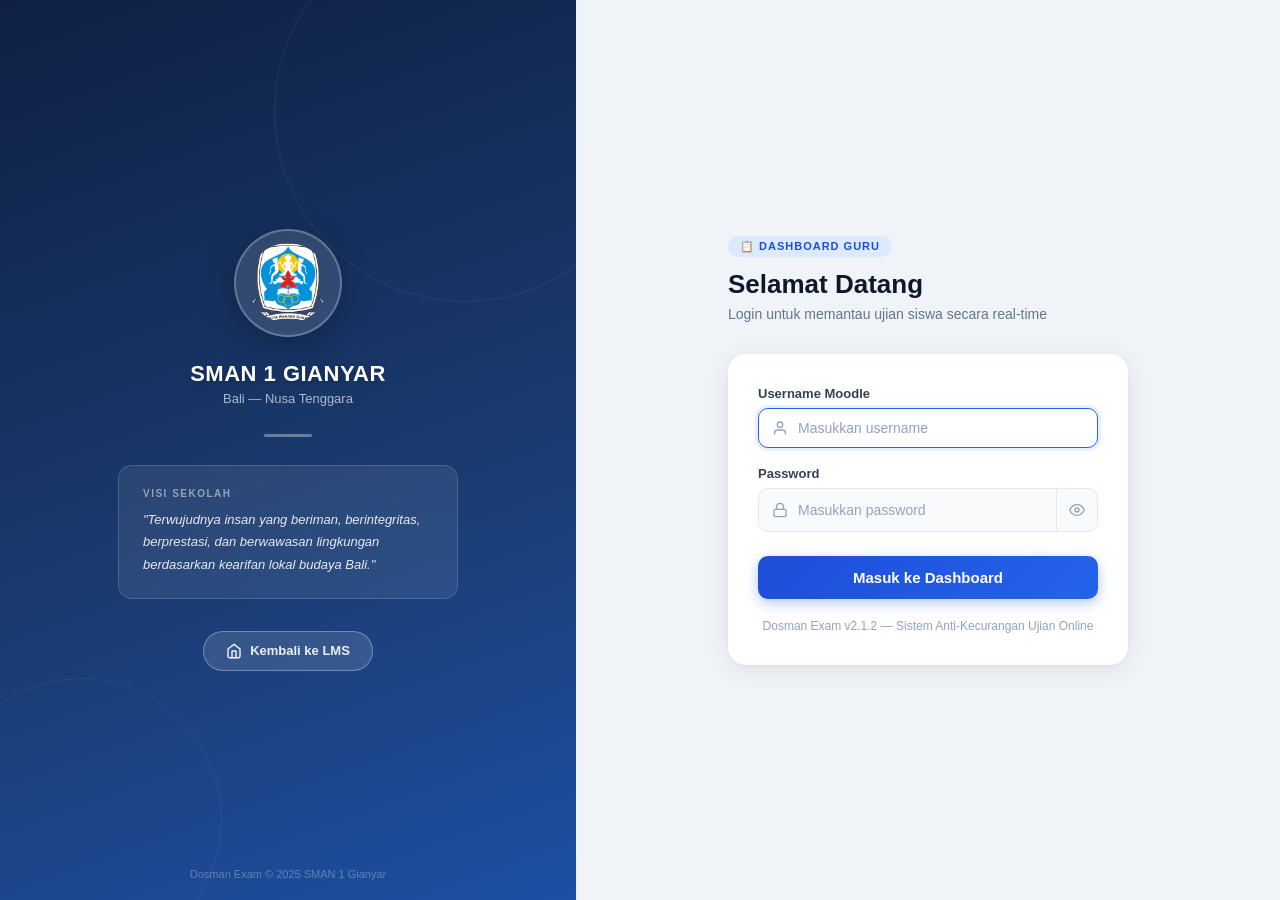
<file: dashboard/login.html>
<!doctype html>
<html lang="id">
<head>
    <meta charset="UTF-8"/>
    <meta name="viewport" content="width=device-width, initial-scale=1.0"/>
    <title>Login — Dosman Exam SMAN 1 Gianyar</title>
    <style>
        *{margin:0;padding:0;box-sizing:border-box}

        body {
            font-family: -apple-system, BlinkMacSystemFont, 'Segoe UI', Roboto, sans-serif;
            min-height: 100vh;
            display: flex;
            background: #f0f4f8;
        }

        /* ── PANEL KIRI ─────────────────────────────────── */
        .left {
            width: 45%;
            min-height: 100vh;
            background: linear-gradient(160deg, #0f2044 0%, #1a3a6e 55%, #1e4fa3 100%);
            display: flex;
            flex-direction: column;
            align-items: center;
            justify-content: center;
            padding: 48px 40px;
            position: relative;
            overflow: hidden;
        }

        /* Lingkaran dekoratif di background */
        .left::before {
            content: '';
            position: absolute;
            width: 380px; height: 380px;
            border-radius: 50%;
            border: 1px solid rgba(255,255,255,0.07);
            top: -80px; right: -80px;
        }
        .left::after {
            content: '';
            position: absolute;
            width: 280px; height: 280px;
            border-radius: 50%;
            border: 1px solid rgba(255,255,255,0.06);
            bottom: -60px; left: -60px;
        }

        .school-logo {
            width: 108px; height: 108px;
            background: rgba(255,255,255,0.12);
            border-radius: 50%;
            display: flex;
            align-items: center;
            justify-content: center;
            margin-bottom: 24px;
            border: 2px solid rgba(255,255,255,0.25);
            box-shadow: 0 8px 32px rgba(0,0,0,0.25);
            flex-shrink: 0;
        }
        /* Coba load logo dari Moodle server; jika gagal tetap kelihatan bagus */
        .school-logo img {
            width: 80px; height: 80px;
            border-radius: 50%;
            object-fit: contain;
        }

        .school-name {
            color: #fff;
            font-size: 22px;
            font-weight: 800;
            letter-spacing: 0.5px;
            text-align: center;
            margin-bottom: 4px;
            text-shadow: 0 2px 8px rgba(0,0,0,0.2);
        }
        .school-sub {
            color: rgba(255,255,255,0.65);
            font-size: 13px;
            text-align: center;
            margin-bottom: 28px;
        }

        .divider {
            width: 48px; height: 3px;
            background: rgba(255,255,255,0.35);
            border-radius: 2px;
            margin: 0 auto 28px;
        }

        .visi-box {
            background: rgba(255,255,255,0.08);
            border: 1px solid rgba(255,255,255,0.15);
            border-radius: 14px;
            padding: 22px 24px;
            margin-bottom: 32px;
            width: 100%;
            max-width: 340px;
            backdrop-filter: blur(4px);
        }
        .visi-label {
            color: rgba(255,255,255,0.5);
            font-size: 10px;
            font-weight: 700;
            letter-spacing: 1.5px;
            text-transform: uppercase;
            margin-bottom: 10px;
        }
        .visi-text {
            color: rgba(255,255,255,0.88);
            font-size: 13px;
            line-height: 1.7;
            font-style: italic;
        }

        .btn-home {
            display: inline-flex;
            align-items: center;
            gap: 8px;
            padding: 11px 22px;
            background: rgba(255,255,255,0.12);
            border: 1.5px solid rgba(255,255,255,0.3);
            border-radius: 50px;
            color: rgba(255,255,255,0.9);
            font-size: 13px;
            font-weight: 600;
            text-decoration: none;
            transition: background 0.2s, border-color 0.2s;
            cursor: pointer;
        }
        .btn-home:hover {
            background: rgba(255,255,255,0.2);
            border-color: rgba(255,255,255,0.5);
            color: #fff;
        }
        .btn-home svg { flex-shrink: 0; }

        .left-footer {
            position: absolute;
            bottom: 20px;
            color: rgba(255,255,255,0.3);
            font-size: 11px;
        }

        /* ── PANEL KANAN ────────────────────────────────── */
        .right {
            flex: 1;
            display: flex;
            align-items: center;
            justify-content: center;
            padding: 40px 24px;
            background: #f0f4f8;
        }

        .form-wrap {
            width: 100%;
            max-width: 400px;
        }

        .form-header {
            margin-bottom: 32px;
        }
        .form-header .badge {
            display: inline-block;
            background: #dbeafe;
            color: #1d4ed8;
            font-size: 11px;
            font-weight: 700;
            letter-spacing: 1px;
            text-transform: uppercase;
            padding: 4px 12px;
            border-radius: 50px;
            margin-bottom: 12px;
        }
        .form-header h1 {
            font-size: 26px;
            font-weight: 800;
            color: #0f172a;
            margin-bottom: 6px;
        }
        .form-header p {
            color: #64748b;
            font-size: 14px;
        }

        .card {
            background: white;
            border-radius: 18px;
            padding: 32px 30px;
            box-shadow: 0 4px 24px rgba(0,0,0,0.08), 0 1px 4px rgba(0,0,0,0.04);
        }

        /* Alert */
        .alert {
            display: none;
            padding: 11px 14px;
            border-radius: 10px;
            font-size: 13px;
            margin-bottom: 20px;
            line-height: 1.5;
        }
        .alert.error  { background:#fef2f2; border:1px solid #fecaca; color:#dc2626; }
        .alert.success{ background:#f0fdf4; border:1px solid #bbf7d0; color:#16a34a; }

        /* Input group */
        .form-group { margin-bottom: 18px; }
        .form-group label {
            display: block;
            font-size: 13px;
            font-weight: 600;
            color: #334155;
            margin-bottom: 7px;
        }
        .input-wrap {
            display: flex;
            align-items: center;
            border: 1.5px solid #e2e8f0;
            border-radius: 10px;
            background: #f8fafc;
            transition: border-color 0.2s, box-shadow 0.2s, background 0.2s;
        }
        .input-wrap:focus-within {
            border-color: #2563eb;
            background: white;
            box-shadow: 0 0 0 3px rgba(37,99,235,0.1);
        }
        .input-wrap .input-icon {
            flex-shrink: 0;
            padding: 0 10px 0 13px;
            color: #94a3b8;
            line-height: 0;
        }
        .input-wrap input {
            flex: 1;
            border: none;
            outline: none;
            background: transparent;
            padding: 11px 8px 11px 0;
            font-size: 14px;
            color: #1e293b;
            min-width: 0;
        }
        .input-wrap input::placeholder { color: #94a3b8; }

        /* Show/hide password toggle */
        .pwd-toggle {
            flex-shrink: 0;
            background: none;
            border: none;
            border-left: 1px solid #e2e8f0;
            padding: 0 12px;
            height: 100%;
            min-height: 42px;
            cursor: pointer;
            color: #94a3b8;
            line-height: 0;
            border-radius: 0 9px 9px 0;
            transition: color 0.15s, background 0.15s;
        }
        .pwd-toggle:hover { color: #475569; background: #f1f5f9; }

        /* Login button */
        .btn-login {
            width: 100%;
            padding: 13px;
            background: linear-gradient(135deg, #1d4ed8, #2563eb);
            color: white;
            border: none;
            border-radius: 10px;
            font-size: 15px;
            font-weight: 700;
            cursor: pointer;
            transition: opacity 0.2s, transform 0.1s, box-shadow 0.2s;
            box-shadow: 0 4px 14px rgba(37,99,235,0.35);
            margin-top: 6px;
        }
        .btn-login:hover:not(:disabled) {
            opacity: 0.93;
            box-shadow: 0 6px 20px rgba(37,99,235,0.4);
        }
        .btn-login:active:not(:disabled) { transform: scale(0.99); }
        .btn-login:disabled { opacity: 0.6; cursor: not-allowed; box-shadow: none; }

        .form-footer {
            text-align: center;
            margin-top: 20px;
            font-size: 12px;
            color: #94a3b8;
        }

        /* Spinner */
        .spinner {
            display: inline-block; width: 14px; height: 14px;
            border: 2px solid rgba(255,255,255,0.35);
            border-top-color: white;
            border-radius: 50%;
            animation: spin 0.7s linear infinite;
            margin-right: 6px; vertical-align: middle;
        }
        @keyframes spin { to { transform: rotate(360deg); } }

        /* ── RESPONSIVE ─────────────────────────────────── */
        @media (max-width: 768px) {
            body { flex-direction: column; }
            .left {
                width: 100%;
                min-height: auto;
                padding: 36px 24px;
            }
            .left::before, .left::after { display: none; }
            .visi-box { max-width: 100%; }
            .left-footer { display: none; }
            .right { padding: 28px 20px; }
        }
    </style>
</head>
<body>

<!-- ══ PANEL KIRI ══════════════════════════════════════════ -->
<div class="left">

    <!-- Logo sekolah -->
    <div class="school-logo">
        <img
            src="assets/logo_sekolah.png"
            alt="Logo SMAN 1 Gianyar"
        />
    </div>

    <div class="school-name">SMAN 1 GIANYAR</div>
    <div class="school-sub">Bali — Nusa Tenggara</div>

    <div class="divider"></div>

    <!-- Visi sekolah -->
    <div class="visi-box">
        <div class="visi-label">Visi Sekolah</div>
        <div class="visi-text">
            "Terwujudnya insan yang beriman, berintegritas, berprestasi, dan berwawasan lingkungan berdasarkan kearifan lokal budaya Bali."
        </div>
    </div>

    <!-- Tombol ke LMS -->
    <a href="https://lms.sman1-gianyar.sch.id" target="_blank" class="btn-home">
        <svg width="16" height="16" viewBox="0 0 24 24" fill="none" stroke="currentColor" stroke-width="2.2" stroke-linecap="round" stroke-linejoin="round">
            <path d="M3 9l9-7 9 7v11a2 2 0 01-2 2H5a2 2 0 01-2-2z"/><polyline points="9 22 9 12 15 12 15 22"/>
        </svg>
        Kembali ke LMS
    </a>

    <div class="left-footer">Dosman Exam &copy; 2025 SMAN 1 Gianyar</div>
</div>

<!-- ══ PANEL KANAN ═════════════════════════════════════════ -->
<div class="right">
    <div class="form-wrap">

        <div class="form-header">
            <div class="badge">&#x1F4CB; Dashboard Guru</div>
            <h1>Selamat Datang</h1>
            <p>Login untuk memantau ujian siswa secara real-time</p>
        </div>

        <div class="card">
            <div class="alert error"   id="alert-error"></div>
            <div class="alert success" id="alert-success"></div>

            <!-- Username -->
            <div class="form-group">
                <label for="username">Username Moodle</label>
                <div class="input-wrap">
                    <span class="input-icon">
                        <svg width="16" height="16" viewBox="0 0 24 24" fill="none" stroke="currentColor" stroke-width="2" stroke-linecap="round" stroke-linejoin="round">
                            <path d="M20 21v-2a4 4 0 00-4-4H8a4 4 0 00-4 4v2"/><circle cx="12" cy="7" r="4"/>
                        </svg>
                    </span>
                    <input type="text" id="username" placeholder="Masukkan username"
                           autocomplete="username" autofocus/>
                </div>
            </div>

            <!-- Password -->
            <div class="form-group">
                <label for="password">Password</label>
                <div class="input-wrap">
                    <span class="input-icon">
                        <svg width="16" height="16" viewBox="0 0 24 24" fill="none" stroke="currentColor" stroke-width="2" stroke-linecap="round" stroke-linejoin="round">
                            <rect x="3" y="11" width="18" height="11" rx="2" ry="2"/><path d="M7 11V7a5 5 0 0110 0v4"/>
                        </svg>
                    </span>
                    <input type="password" id="password" placeholder="Masukkan password"
                           autocomplete="current-password"/>
                    <button type="button" class="pwd-toggle" onclick="togglePwd()" id="pwd-eye" title="Tampilkan">
                        <svg id="eye-icon" width="16" height="16" viewBox="0 0 24 24" fill="none" stroke="currentColor" stroke-width="2" stroke-linecap="round" stroke-linejoin="round">
                            <path d="M1 12s4-8 11-8 11 8 11 8-4 8-11 8-11-8-11-8z"/><circle cx="12" cy="12" r="3"/>
                        </svg>
                    </button>
                </div>
            </div>

            <button class="btn-login" id="btn-login" onclick="doLogin()">
                Masuk ke Dashboard
            </button>

            <div class="form-footer">
                Dosman Exam v2.1.2 &mdash; Sistem Anti-Kecurangan Ujian Online
            </div>
        </div>

    </div>
</div>

<script>
var MOODLE_URL = 'https://lms.sman1-gianyar.sch.id';
var _pwdVisible = false;

if (localStorage.getItem('dosman_token')) {
    window.location.href = 'index.html';
}

function togglePwd() {
    _pwdVisible = !_pwdVisible;
    var inp = document.getElementById('password');
    inp.type = _pwdVisible ? 'text' : 'password';
    document.getElementById('eye-icon').innerHTML = _pwdVisible
        ? '<path d="M17.94 17.94A10.07 10.07 0 0112 20c-7 0-11-8-11-8a18.45 18.45 0 015.06-5.94"/><path d="M9.9 4.24A9.12 9.12 0 0112 4c7 0 11 8 11 8a18.5 18.5 0 01-2.16 3.19"/><line x1="1" y1="1" x2="23" y2="23"/>'
        : '<path d="M1 12s4-8 11-8 11 8 11 8-4 8-11 8-11-8-11-8z"/><circle cx="12" cy="12" r="3"/>';
}

function showError(msg) {
    var el = document.getElementById('alert-error');
    el.innerHTML = '&#x274C;&nbsp;' + msg;
    el.style.display = 'block';
    document.getElementById('alert-success').style.display = 'none';
}
function showSuccess(msg) {
    var el = document.getElementById('alert-success');
    el.innerHTML = '&#x2705;&nbsp;' + msg;
    el.style.display = 'block';
    document.getElementById('alert-error').style.display = 'none';
}
function hideAlerts() {
    document.getElementById('alert-error').style.display   = 'none';
    document.getElementById('alert-success').style.display = 'none';
}
function setLoading(v) {
    var btn = document.getElementById('btn-login');
    btn.disabled = v;
    btn.innerHTML = v
        ? '<span class="spinner"></span> Memproses...'
        : 'Masuk ke Dashboard';
}

function buildUrl(endpoint, params) {
    var query = new URLSearchParams(params);
    if (window.location.hostname === 'lms.sman1-gianyar.sch.id') {
        query.set('_endpoint', endpoint);
        return 'proxy.php?' + query.toString();
    }
    var path = endpoint === 'token' ? '/login/token.php' : '/webservice/rest/server.php';
    return MOODLE_URL + path + '?' + query.toString();
}

async function doLogin() {
    hideAlerts();
    var username = document.getElementById('username').value.trim();
    var password = document.getElementById('password').value;
    if (!username) { showError('Username wajib diisi'); return; }
    if (!password) { showError('Password wajib diisi'); return; }
    setLoading(true);
    try {
        var services   = ['dosman_ujian_mobile', 'moodle_mobile_app'];
        var lastError  = 'Login gagal. Periksa username dan password.';
        var token      = null;
        for (var i = 0; i < services.length; i++) {
            try {
                var res  = await fetch(buildUrl('token', { username: username, password: password, service: services[i] }));
                var data = await res.json();
                if (data.token) { token = data.token; break; }
                if (data.error) lastError = data.error;
            } catch(e) { lastError = e.message; }
        }
        if (!token) { showError(lastError); return; }

        // Cek role — siswa tidak boleh masuk dashboard
        var roleRes  = await fetch('../local/dosman_ujian/check_dashboard_role.php?token=' + encodeURIComponent(token));
        var roleData = await roleRes.json();
        if (!roleData.allowed) {
            showError(roleData.reason || 'Akun ini tidak diizinkan mengakses dashboard.');
            return;
        }

        showSuccess('Login berhasil! Mengalihkan...');
        var infoRes  = await fetch(buildUrl('webservice', { wstoken: token, wsfunction: 'core_webservice_get_site_info', moodlewsrestformat: 'json' }));
        var infoData = await infoRes.json();
        var fullname = (infoData && infoData.fullname) ? infoData.fullname : username;
        var userid   = (infoData && infoData.userid)   ? infoData.userid   : 0;

        localStorage.setItem('dosman_token',      token);
        localStorage.setItem('dosman_moodle_url', MOODLE_URL);
        localStorage.setItem('dosman_username',   fullname);
        localStorage.setItem('dosman_userid',     userid);

        setTimeout(function () { window.location.href = 'index.html'; }, 600);
    } catch(e) {
        showError('Tidak dapat terhubung ke server. Pastikan koneksi internet aktif.');
    } finally {
        setLoading(false);
    }
}

document.addEventListener('keydown', function(e) {
    if (e.key === 'Enter') doLogin();
});
</script>
</body>
</html>
</file>
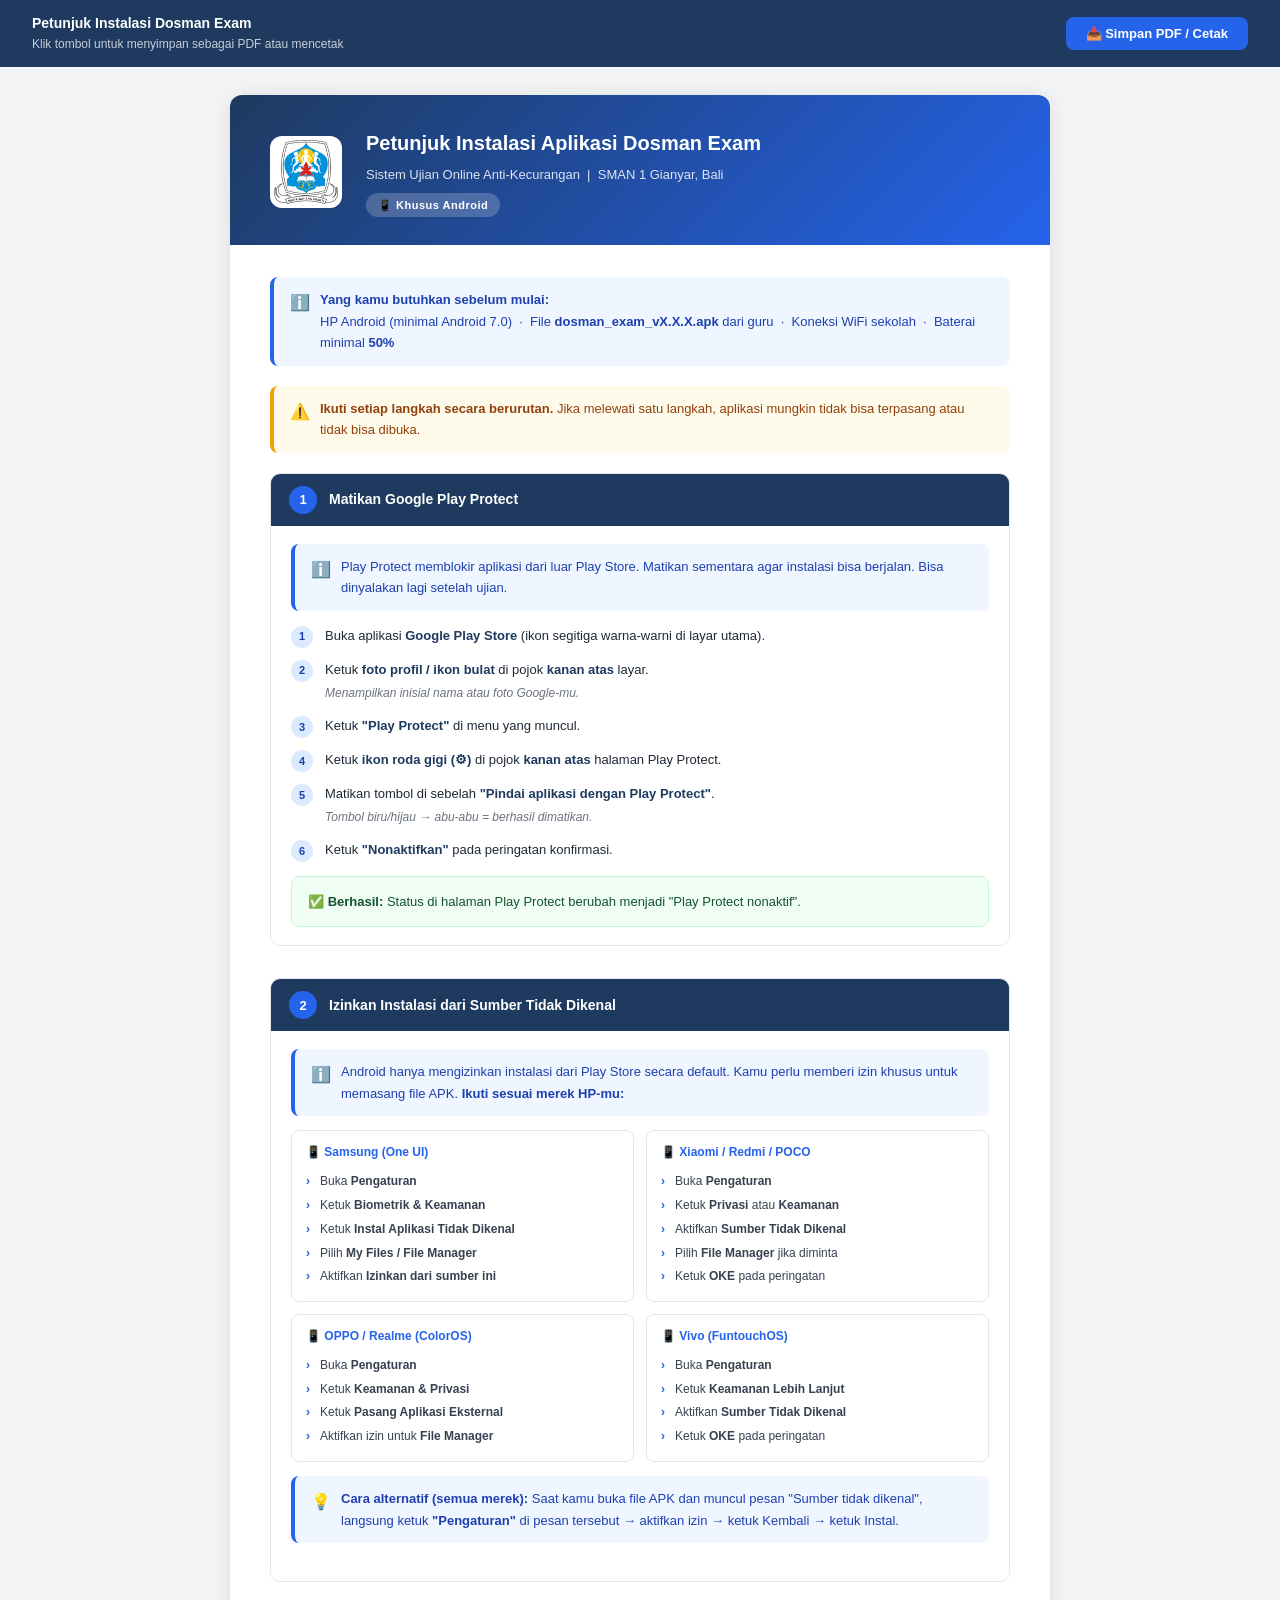
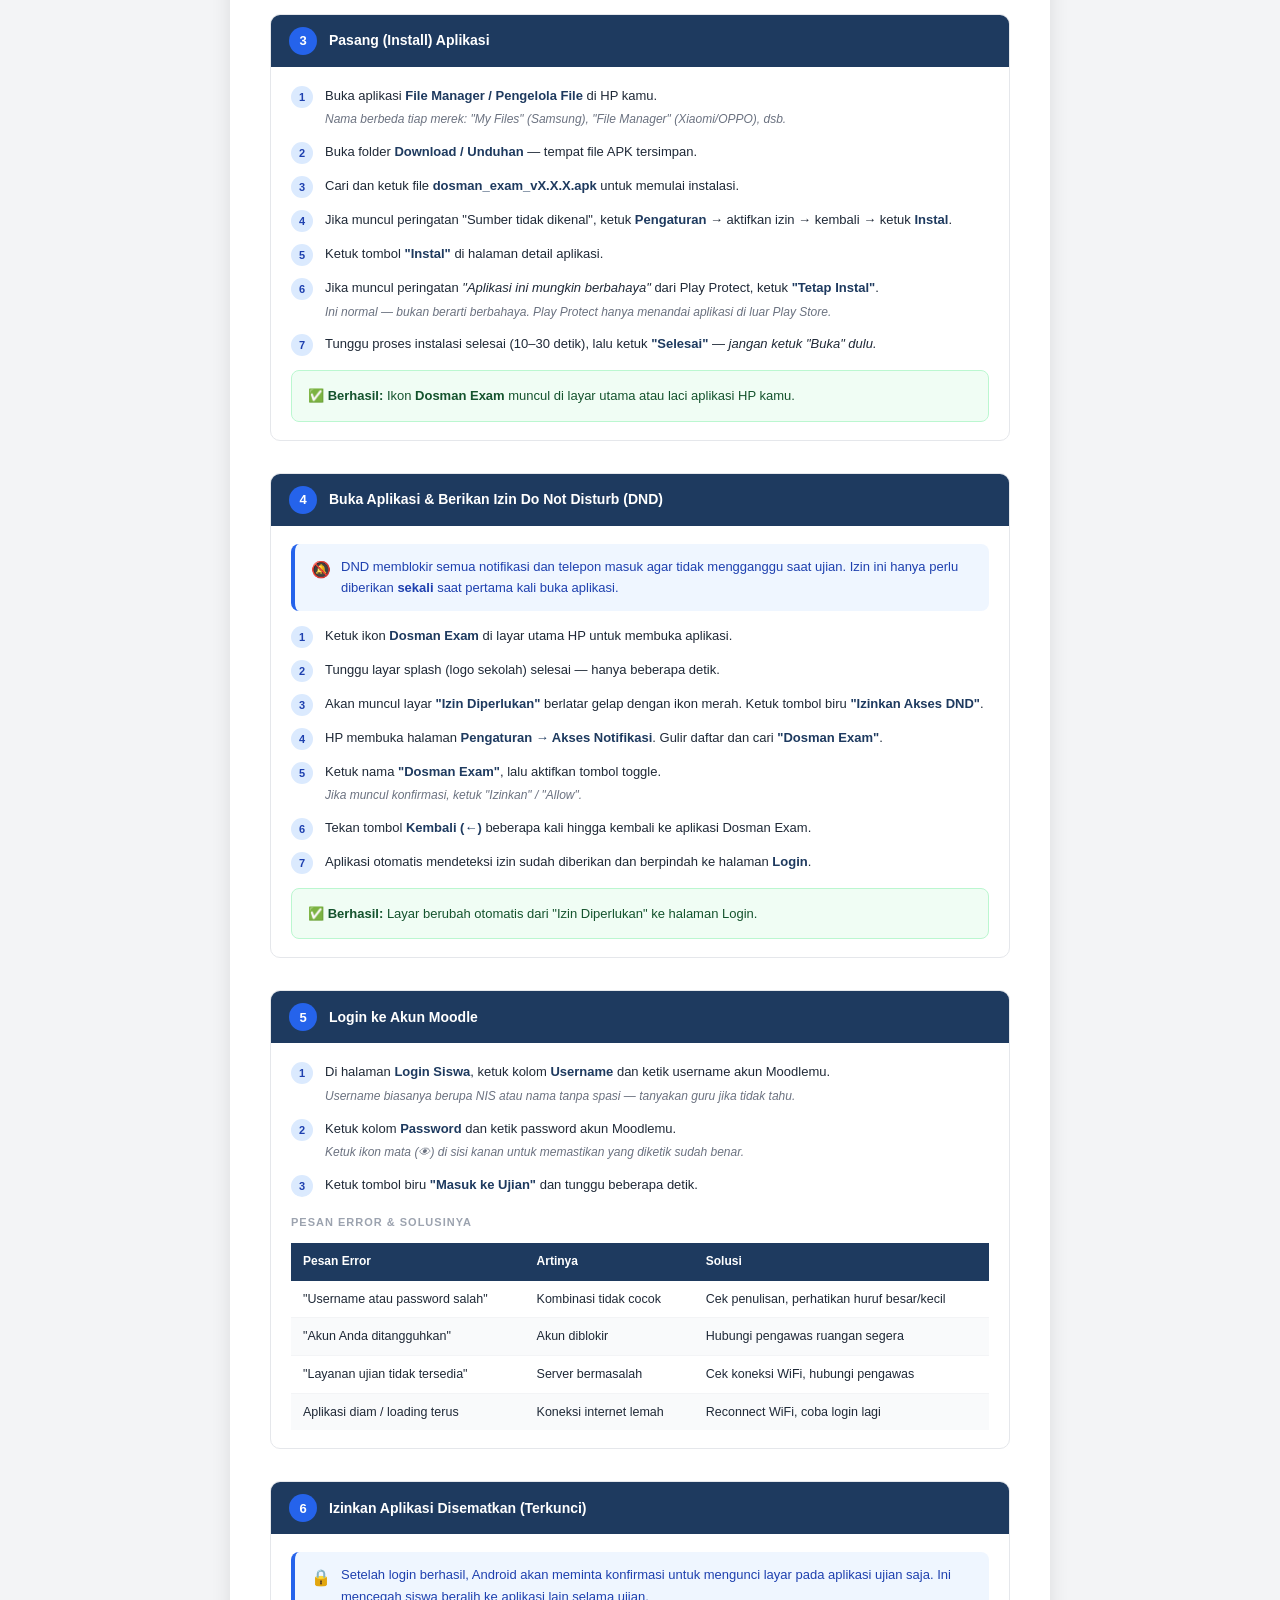
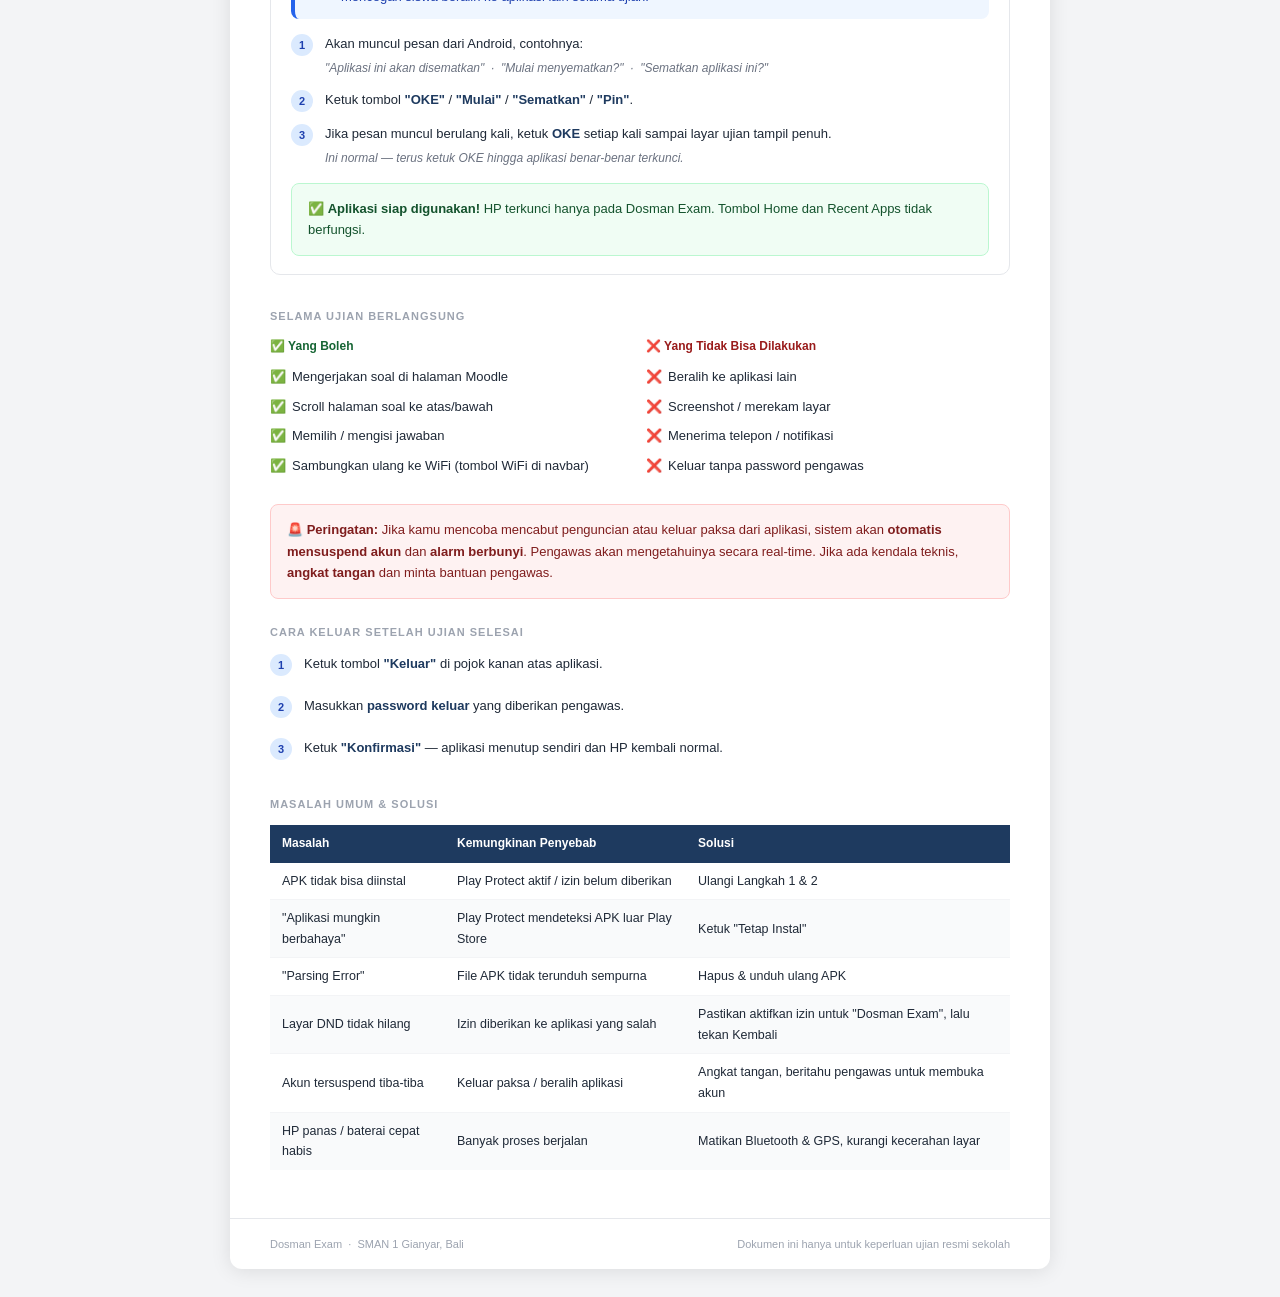
<file: dashboard/petunjuk_instalasi.html>
<!DOCTYPE html>
<html lang="id">
<head>
<meta charset="UTF-8">
<meta name="viewport" content="width=device-width, initial-scale=1">
<title>Petunjuk Instalasi Dosman Exam — SMAN 1 Gianyar</title>
<style>
  /* ── Reset & Base ── */
  *, *::before, *::after { box-sizing: border-box; margin: 0; padding: 0; }

  body {
    font-family: 'Segoe UI', Arial, sans-serif;
    font-size: 13.5px;
    line-height: 1.65;
    color: #1f2937;
    background: #f3f4f6;
  }

  /* ── Print Bar (tersembunyi saat print) ── */
  .print-bar {
    background: #1e3a5f;
    color: #fff;
    padding: 12px 32px;
    display: flex;
    align-items: center;
    justify-content: space-between;
    gap: 12px;
    position: sticky;
    top: 0;
    z-index: 100;
  }
  .print-bar-title { font-size: 14px; font-weight: 700; }
  .print-bar-hint  { font-size: 12px; opacity: .75; }
  .btn-pdf {
    background: #2563eb;
    color: #fff;
    border: none;
    border-radius: 8px;
    padding: 9px 20px;
    font-size: 13px;
    font-weight: 700;
    cursor: pointer;
    display: flex;
    align-items: center;
    gap: 7px;
    white-space: nowrap;
  }
  .btn-pdf:hover { background: #1d4ed8; }

  /* ── Wrapper ── */
  .page {
    max-width: 820px;
    margin: 28px auto;
    background: #fff;
    border-radius: 12px;
    box-shadow: 0 2px 20px rgba(0,0,0,.10);
    overflow: hidden;
  }

  /* ── Header ── */
  .doc-header {
    background: linear-gradient(135deg, #1e3a5f 0%, #2563eb 100%);
    color: #fff;
    padding: 32px 40px 28px;
    display: flex;
    align-items: center;
    gap: 24px;
  }
  .doc-header img {
    width: 72px;
    height: 72px;
    border-radius: 12px;
    background: #fff;
    padding: 4px;
    object-fit: contain;
    flex-shrink: 0;
  }
  .doc-header-text h1 { font-size: 20px; font-weight: 800; margin-bottom: 4px; }
  .doc-header-text p  { font-size: 13px; opacity: .85; }
  .doc-header-badge {
    margin-top: 8px;
    display: inline-block;
    background: rgba(255,255,255,.2);
    border-radius: 20px;
    padding: 3px 12px;
    font-size: 11px;
    font-weight: 600;
    letter-spacing: .5px;
  }

  /* ── Body ── */
  .doc-body { padding: 32px 40px 48px; }

  /* ── Alert Box ── */
  .alert {
    border-radius: 8px;
    padding: 12px 16px;
    margin-bottom: 20px;
    font-size: 13px;
    display: flex;
    gap: 10px;
    align-items: flex-start;
  }
  .alert-blue   { background: #eff6ff; border-left: 4px solid #2563eb; color: #1e40af; }
  .alert-yellow { background: #fffbeb; border-left: 4px solid #f59e0b; color: #92400e; }
  .alert-red    { background: #fef2f2; border-left: 4px solid #ef4444; color: #991b1b; }
  .alert-green  { background: #f0fdf4; border-left: 4px solid #22c55e; color: #166534; }
  .alert-icon   { font-size: 16px; flex-shrink: 0; margin-top: 1px; }

  /* ── Section ── */
  .step {
    margin-bottom: 32px;
    border: 1px solid #e5e7eb;
    border-radius: 10px;
    overflow: hidden;
  }
  .step-header {
    background: #1e3a5f;
    color: #fff;
    padding: 12px 18px;
    display: flex;
    align-items: center;
    gap: 12px;
  }
  .step-number {
    background: #2563eb;
    color: #fff;
    width: 28px;
    height: 28px;
    border-radius: 50%;
    display: flex;
    align-items: center;
    justify-content: center;
    font-size: 13px;
    font-weight: 800;
    flex-shrink: 0;
  }
  .step-title { font-size: 14px; font-weight: 700; }
  .step-body  { padding: 18px 20px; }

  /* ── Sub-steps ── */
  .substep {
    display: flex;
    gap: 12px;
    margin-bottom: 11px;
    align-items: flex-start;
  }
  .substep-num {
    background: #dbeafe;
    color: #1e40af;
    font-size: 11px;
    font-weight: 700;
    width: 22px;
    height: 22px;
    border-radius: 50%;
    display: flex;
    align-items: center;
    justify-content: center;
    flex-shrink: 0;
    margin-top: 1px;
  }
  .substep-text { flex: 1; font-size: 13px; }
  .substep-text .note {
    display: block;
    margin-top: 4px;
    font-size: 12px;
    color: #6b7280;
    font-style: italic;
  }
  .substep-text strong { color: #1e3a5f; }

  /* ── Brand sections ── */
  .brand-grid {
    display: grid;
    grid-template-columns: 1fr 1fr;
    gap: 12px;
    margin-top: 14px;
  }
  .brand-card {
    border: 1px solid #e5e7eb;
    border-radius: 8px;
    padding: 12px 14px;
  }
  .brand-name {
    font-size: 12px;
    font-weight: 700;
    color: #2563eb;
    margin-bottom: 7px;
    display: flex;
    align-items: center;
    gap: 6px;
  }
  .brand-steps { list-style: none; }
  .brand-steps li {
    font-size: 12px;
    color: #374151;
    padding: 2px 0;
    padding-left: 14px;
    position: relative;
  }
  .brand-steps li::before {
    content: '›';
    position: absolute;
    left: 0;
    color: #2563eb;
    font-weight: 700;
  }

  /* ── Error table ── */
  table {
    width: 100%;
    border-collapse: collapse;
    font-size: 12.5px;
    margin-top: 12px;
  }
  th {
    background: #1e3a5f;
    color: #fff;
    padding: 9px 12px;
    text-align: left;
    font-size: 12px;
  }
  td { padding: 8px 12px; border-bottom: 1px solid #f3f4f6; }
  tr:last-child td { border-bottom: none; }
  tr:nth-child(even) td { background: #f9fafb; }

  /* ── Section divider ── */
  .section-label {
    font-size: 11px;
    font-weight: 700;
    color: #9ca3af;
    text-transform: uppercase;
    letter-spacing: 1px;
    margin: 24px 0 12px;
  }

  /* ── Warning box ── */
  .warn-box {
    background: #fef2f2;
    border: 1px solid #fecaca;
    border-radius: 8px;
    padding: 14px 16px;
    margin-top: 14px;
    font-size: 13px;
    color: #7f1d1d;
  }

  /* ── Success box ── */
  .success-box {
    background: #f0fdf4;
    border: 1px solid #bbf7d0;
    border-radius: 8px;
    padding: 14px 16px;
    margin-top: 14px;
    font-size: 13px;
    color: #14532d;
  }

  /* ── Footer ── */
  .doc-footer {
    border-top: 1px solid #e5e7eb;
    padding: 16px 40px;
    display: flex;
    justify-content: space-between;
    align-items: center;
    font-size: 11px;
    color: #9ca3af;
  }

  /* ── Checklist ── */
  .checklist { list-style: none; }
  .checklist li {
    padding: 4px 0;
    padding-left: 22px;
    position: relative;
    font-size: 13px;
  }
  .checklist li.ok::before   { content: '✅'; position: absolute; left: 0; }
  .checklist li.no::before   { content: '❌'; position: absolute; left: 0; }
  .checklist li.need::before { content: '⚠️'; position: absolute; left: 0; }

  /* ── PRINT STYLES ── */
  @media print {
    /* Elemen layar disembunyikan */
    .print-bar { display: none !important; }

    /* Layout halaman */
    body {
      background: #fff;
      font-size: 9.5pt;   /* ISI — baseline body */
      line-height: 1.45;
      color: #111;
    }
    .page {
      max-width: 100%;
      margin: 0;
      border-radius: 0;
      box-shadow: none;
    }

    /* Header dokumen — JUDUL UTAMA */
    .doc-header {
      padding: 14px 18px;
      -webkit-print-color-adjust: exact;
      print-color-adjust: exact;
    }
    .doc-header img { width: 54px; height: 54px; }
    .doc-header-text h1 {
      font-size: 16pt;     /* JUDUL — 1.68× body */
      margin-bottom: 3px;
    }
    .doc-header-text p  { font-size: 8.5pt; }
    .doc-header-badge   { font-size: 7.5pt; padding: 2px 9px; }

    /* Body wrapper */
    .doc-body { padding: 14px 18px 24px; }

    /* Alert/info boxes */
    .alert {
      font-size: 8.5pt;
      padding: 7px 11px;
      margin-bottom: 10px;
      -webkit-print-color-adjust: exact;
      print-color-adjust: exact;
    }
    .alert-icon { font-size: 12pt; }

    /* Step cards — SUB BAB */
    .step { margin-bottom: 14px; page-break-inside: avoid; }
    .step-header {
      padding: 8px 13px;
      -webkit-print-color-adjust: exact;
      print-color-adjust: exact;
    }
    .step-number {
      width: 22px;
      height: 22px;
      font-size: 9pt;
      -webkit-print-color-adjust: exact;
      print-color-adjust: exact;
    }
    .step-title { font-size: 11pt; }   /* SUB BAB — 1.16× body */
    .step-body  { padding: 11px 14px; }

    /* Sub-steps — ISI */
    .substep     { margin-bottom: 7px; gap: 9px; }
    .substep-num {
      width: 18px;
      height: 18px;
      font-size: 8pt;
      -webkit-print-color-adjust: exact;
      print-color-adjust: exact;
    }
    .substep-text      { font-size: 9pt; }
    .substep-text .note { font-size: 8pt; }

    /* Brand grid */
    .brand-grid { grid-template-columns: 1fr 1fr; gap: 8px; margin-top: 10px; }
    .brand-card { padding: 9px 11px; }
    .brand-name { font-size: 8.5pt; margin-bottom: 5px; }
    .brand-steps li { font-size: 8pt; }

    /* Tables */
    table  { font-size: 8pt; margin-top: 8px; }
    th {
      font-size: 8pt;
      padding: 6px 9px;
      -webkit-print-color-adjust: exact;
      print-color-adjust: exact;
    }
    td { font-size: 8pt; padding: 5px 9px; }
    tr:nth-child(even) td {
      -webkit-print-color-adjust: exact;
      print-color-adjust: exact;
    }

    /* Labels & boxes */
    .section-label { font-size: 7.5pt; margin: 14px 0 8px; }
    .warn-box    { font-size: 8.5pt; padding: 10px 12px; margin-top: 10px;
                   -webkit-print-color-adjust: exact; print-color-adjust: exact; }
    .success-box { font-size: 8.5pt; padding: 10px 12px; margin-top: 10px;
                   -webkit-print-color-adjust: exact; print-color-adjust: exact; }

    /* Checklist */
    .checklist li { font-size: 8.5pt; padding: 2px 0 2px 20px; }

    /* Footer */
    .doc-footer { padding: 10px 18px; font-size: 7.5pt; }

    /* Aturan ujian 2-kolom */
    [style*="grid-template-columns:1fr 1fr"] { gap: 8px; }

    /* Links */
    a { color: inherit; text-decoration: none; }
  }

  @page {
    size: A4 portrait;
    margin: 1.2cm 1.4cm;
  }
</style>
</head>
<body>

<!-- Print Bar -->
<div class="print-bar no-print">
  <div>
    <div class="print-bar-title">Petunjuk Instalasi Dosman Exam</div>
    <div class="print-bar-hint">Klik tombol untuk menyimpan sebagai PDF atau mencetak</div>
  </div>
  <button class="btn-pdf" onclick="window.print()">
    &#x1F4E5; Simpan PDF / Cetak
  </button>
</div>

<div class="page">

  <!-- Header -->
  <div class="doc-header">
    <img src="assets/logo_sekolah.png" alt="Logo SMAN 1 Gianyar">
    <div class="doc-header-text">
      <h1>Petunjuk Instalasi Aplikasi Dosman Exam</h1>
      <p>Sistem Ujian Online Anti-Kecurangan &nbsp;|&nbsp; SMAN 1 Gianyar, Bali</p>
      <span class="doc-header-badge">&#x1F4F1; Khusus Android</span>
    </div>
  </div>

  <div class="doc-body">

    <!-- Persiapan -->
    <div class="alert alert-blue">
      <span class="alert-icon">&#x2139;&#xFE0F;</span>
      <div>
        <strong>Yang kamu butuhkan sebelum mulai:</strong><br>
        HP Android (minimal Android 7.0) &nbsp;·&nbsp;
        File <strong>dosman_exam_vX.X.X.apk</strong> dari guru &nbsp;·&nbsp;
        Koneksi WiFi sekolah &nbsp;·&nbsp;
        Baterai minimal <strong>50%</strong>
      </div>
    </div>

    <div class="alert alert-yellow">
      <span class="alert-icon">&#x26A0;&#xFE0F;</span>
      <div><strong>Ikuti setiap langkah secara berurutan.</strong>
      Jika melewati satu langkah, aplikasi mungkin tidak bisa terpasang atau tidak bisa dibuka.</div>
    </div>

    <!-- LANGKAH 1 -->
    <div class="step">
      <div class="step-header">
        <div class="step-number">1</div>
        <div class="step-title">Matikan Google Play Protect</div>
      </div>
      <div class="step-body">
        <div class="alert alert-blue" style="margin-bottom:14px">
          <span class="alert-icon">&#x2139;&#xFE0F;</span>
          <div>Play Protect memblokir aplikasi dari luar Play Store. Matikan sementara agar instalasi bisa berjalan. Bisa dinyalakan lagi setelah ujian.</div>
        </div>

        <div class="substep">
          <div class="substep-num">1</div>
          <div class="substep-text">Buka aplikasi <strong>Google Play Store</strong> (ikon segitiga warna-warni di layar utama).</div>
        </div>
        <div class="substep">
          <div class="substep-num">2</div>
          <div class="substep-text">Ketuk <strong>foto profil / ikon bulat</strong> di pojok <strong>kanan atas</strong> layar.
            <span class="note">Menampilkan inisial nama atau foto Google-mu.</span>
          </div>
        </div>
        <div class="substep">
          <div class="substep-num">3</div>
          <div class="substep-text">Ketuk <strong>"Play Protect"</strong> di menu yang muncul.</div>
        </div>
        <div class="substep">
          <div class="substep-num">4</div>
          <div class="substep-text">Ketuk <strong>ikon roda gigi (⚙)</strong> di pojok <strong>kanan atas</strong> halaman Play Protect.</div>
        </div>
        <div class="substep">
          <div class="substep-num">5</div>
          <div class="substep-text">Matikan tombol di sebelah <strong>"Pindai aplikasi dengan Play Protect"</strong>.
            <span class="note">Tombol biru/hijau → abu-abu = berhasil dimatikan.</span>
          </div>
        </div>
        <div class="substep">
          <div class="substep-num">6</div>
          <div class="substep-text">Ketuk <strong>"Nonaktifkan"</strong> pada peringatan konfirmasi.</div>
        </div>

        <div class="success-box">✅ <strong>Berhasil:</strong> Status di halaman Play Protect berubah menjadi "Play Protect nonaktif".</div>
      </div>
    </div>

    <!-- LANGKAH 2 -->
    <div class="step">
      <div class="step-header">
        <div class="step-number">2</div>
        <div class="step-title">Izinkan Instalasi dari Sumber Tidak Dikenal</div>
      </div>
      <div class="step-body">
        <div class="alert alert-blue" style="margin-bottom:14px">
          <span class="alert-icon">&#x2139;&#xFE0F;</span>
          <div>Android hanya mengizinkan instalasi dari Play Store secara default. Kamu perlu memberi izin khusus untuk memasang file APK. <strong>Ikuti sesuai merek HP-mu:</strong></div>
        </div>

        <div class="brand-grid">
          <div class="brand-card">
            <div class="brand-name">&#x1F4F1; Samsung (One UI)</div>
            <ul class="brand-steps">
              <li>Buka <strong>Pengaturan</strong></li>
              <li>Ketuk <strong>Biometrik &amp; Keamanan</strong></li>
              <li>Ketuk <strong>Instal Aplikasi Tidak Dikenal</strong></li>
              <li>Pilih <strong>My Files / File Manager</strong></li>
              <li>Aktifkan <strong>Izinkan dari sumber ini</strong></li>
            </ul>
          </div>
          <div class="brand-card">
            <div class="brand-name">&#x1F4F1; Xiaomi / Redmi / POCO</div>
            <ul class="brand-steps">
              <li>Buka <strong>Pengaturan</strong></li>
              <li>Ketuk <strong>Privasi</strong> atau <strong>Keamanan</strong></li>
              <li>Aktifkan <strong>Sumber Tidak Dikenal</strong></li>
              <li>Pilih <strong>File Manager</strong> jika diminta</li>
              <li>Ketuk <strong>OKE</strong> pada peringatan</li>
            </ul>
          </div>
          <div class="brand-card">
            <div class="brand-name">&#x1F4F1; OPPO / Realme (ColorOS)</div>
            <ul class="brand-steps">
              <li>Buka <strong>Pengaturan</strong></li>
              <li>Ketuk <strong>Keamanan &amp; Privasi</strong></li>
              <li>Ketuk <strong>Pasang Aplikasi Eksternal</strong></li>
              <li>Aktifkan izin untuk <strong>File Manager</strong></li>
            </ul>
          </div>
          <div class="brand-card">
            <div class="brand-name">&#x1F4F1; Vivo (FuntouchOS)</div>
            <ul class="brand-steps">
              <li>Buka <strong>Pengaturan</strong></li>
              <li>Ketuk <strong>Keamanan Lebih Lanjut</strong></li>
              <li>Aktifkan <strong>Sumber Tidak Dikenal</strong></li>
              <li>Ketuk <strong>OKE</strong> pada peringatan</li>
            </ul>
          </div>
        </div>

        <div class="alert alert-blue" style="margin-top:14px">
          <span class="alert-icon">💡</span>
          <div><strong>Cara alternatif (semua merek):</strong> Saat kamu buka file APK dan muncul pesan "Sumber tidak dikenal", langsung ketuk <strong>"Pengaturan"</strong> di pesan tersebut → aktifkan izin → ketuk Kembali → ketuk Instal.</div>
        </div>
      </div>
    </div>

    <!-- LANGKAH 3 -->
    <div class="step">
      <div class="step-header">
        <div class="step-number">3</div>
        <div class="step-title">Pasang (Install) Aplikasi</div>
      </div>
      <div class="step-body">
        <div class="substep">
          <div class="substep-num">1</div>
          <div class="substep-text">Buka aplikasi <strong>File Manager / Pengelola File</strong> di HP kamu.
            <span class="note">Nama berbeda tiap merek: "My Files" (Samsung), "File Manager" (Xiaomi/OPPO), dsb.</span>
          </div>
        </div>
        <div class="substep">
          <div class="substep-num">2</div>
          <div class="substep-text">Buka folder <strong>Download / Unduhan</strong> — tempat file APK tersimpan.</div>
        </div>
        <div class="substep">
          <div class="substep-num">3</div>
          <div class="substep-text">Cari dan ketuk file <strong>dosman_exam_vX.X.X.apk</strong> untuk memulai instalasi.</div>
        </div>
        <div class="substep">
          <div class="substep-num">4</div>
          <div class="substep-text">Jika muncul peringatan "Sumber tidak dikenal", ketuk <strong>Pengaturan</strong> → aktifkan izin → kembali → ketuk <strong>Instal</strong>.</div>
        </div>
        <div class="substep">
          <div class="substep-num">5</div>
          <div class="substep-text">Ketuk tombol <strong>"Instal"</strong> di halaman detail aplikasi.</div>
        </div>
        <div class="substep">
          <div class="substep-num">6</div>
          <div class="substep-text">Jika muncul peringatan <em>"Aplikasi ini mungkin berbahaya"</em> dari Play Protect, ketuk <strong>"Tetap Instal"</strong>.
            <span class="note">Ini normal — bukan berarti berbahaya. Play Protect hanya menandai aplikasi di luar Play Store.</span>
          </div>
        </div>
        <div class="substep">
          <div class="substep-num">7</div>
          <div class="substep-text">Tunggu proses instalasi selesai (10–30 detik), lalu ketuk <strong>"Selesai"</strong> — <em>jangan ketuk "Buka" dulu.</em></div>
        </div>

        <div class="success-box">✅ <strong>Berhasil:</strong> Ikon <strong>Dosman Exam</strong> muncul di layar utama atau laci aplikasi HP kamu.</div>
      </div>
    </div>

    <!-- LANGKAH 4 -->
    <div class="step">
      <div class="step-header">
        <div class="step-number">4</div>
        <div class="step-title">Buka Aplikasi &amp; Berikan Izin Do Not Disturb (DND)</div>
      </div>
      <div class="step-body">
        <div class="alert alert-blue" style="margin-bottom:14px">
          <span class="alert-icon">&#x1F515;</span>
          <div>DND memblokir semua notifikasi dan telepon masuk agar tidak mengganggu saat ujian. Izin ini hanya perlu diberikan <strong>sekali</strong> saat pertama kali buka aplikasi.</div>
        </div>

        <div class="substep">
          <div class="substep-num">1</div>
          <div class="substep-text">Ketuk ikon <strong>Dosman Exam</strong> di layar utama HP untuk membuka aplikasi.</div>
        </div>
        <div class="substep">
          <div class="substep-num">2</div>
          <div class="substep-text">Tunggu layar splash (logo sekolah) selesai — hanya beberapa detik.</div>
        </div>
        <div class="substep">
          <div class="substep-num">3</div>
          <div class="substep-text">Akan muncul layar <strong>"Izin Diperlukan"</strong> berlatar gelap dengan ikon merah. Ketuk tombol biru <strong>"Izinkan Akses DND"</strong>.</div>
        </div>
        <div class="substep">
          <div class="substep-num">4</div>
          <div class="substep-text">HP membuka halaman <strong>Pengaturan → Akses Notifikasi</strong>. Gulir daftar dan cari <strong>"Dosman Exam"</strong>.</div>
        </div>
        <div class="substep">
          <div class="substep-num">5</div>
          <div class="substep-text">Ketuk nama <strong>"Dosman Exam"</strong>, lalu aktifkan tombol toggle.
            <span class="note">Jika muncul konfirmasi, ketuk "Izinkan" / "Allow".</span>
          </div>
        </div>
        <div class="substep">
          <div class="substep-num">6</div>
          <div class="substep-text">Tekan tombol <strong>Kembali (←)</strong> beberapa kali hingga kembali ke aplikasi Dosman Exam.</div>
        </div>
        <div class="substep">
          <div class="substep-num">7</div>
          <div class="substep-text">Aplikasi otomatis mendeteksi izin sudah diberikan dan berpindah ke halaman <strong>Login</strong>.</div>
        </div>

        <div class="success-box">✅ <strong>Berhasil:</strong> Layar berubah otomatis dari "Izin Diperlukan" ke halaman Login.</div>
      </div>
    </div>

    <!-- LANGKAH 5 -->
    <div class="step">
      <div class="step-header">
        <div class="step-number">5</div>
        <div class="step-title">Login ke Akun Moodle</div>
      </div>
      <div class="step-body">
        <div class="substep">
          <div class="substep-num">1</div>
          <div class="substep-text">Di halaman <strong>Login Siswa</strong>, ketuk kolom <strong>Username</strong> dan ketik username akun Moodlemu.
            <span class="note">Username biasanya berupa NIS atau nama tanpa spasi — tanyakan guru jika tidak tahu.</span>
          </div>
        </div>
        <div class="substep">
          <div class="substep-num">2</div>
          <div class="substep-text">Ketuk kolom <strong>Password</strong> dan ketik password akun Moodlemu.
            <span class="note">Ketuk ikon mata (👁) di sisi kanan untuk memastikan yang diketik sudah benar.</span>
          </div>
        </div>
        <div class="substep">
          <div class="substep-num">3</div>
          <div class="substep-text">Ketuk tombol biru <strong>"Masuk ke Ujian"</strong> dan tunggu beberapa detik.</div>
        </div>

        <div class="section-label" style="margin-top:16px">Pesan Error &amp; Solusinya</div>
        <table>
          <thead><tr><th>Pesan Error</th><th>Artinya</th><th>Solusi</th></tr></thead>
          <tbody>
            <tr><td>"Username atau password salah"</td><td>Kombinasi tidak cocok</td><td>Cek penulisan, perhatikan huruf besar/kecil</td></tr>
            <tr><td>"Akun Anda ditangguhkan"</td><td>Akun diblokir</td><td>Hubungi pengawas ruangan segera</td></tr>
            <tr><td>"Layanan ujian tidak tersedia"</td><td>Server bermasalah</td><td>Cek koneksi WiFi, hubungi pengawas</td></tr>
            <tr><td>Aplikasi diam / loading terus</td><td>Koneksi internet lemah</td><td>Reconnect WiFi, coba login lagi</td></tr>
          </tbody>
        </table>
      </div>
    </div>

    <!-- LANGKAH 6 -->
    <div class="step">
      <div class="step-header">
        <div class="step-number">6</div>
        <div class="step-title">Izinkan Aplikasi Disematkan (Terkunci)</div>
      </div>
      <div class="step-body">
        <div class="alert alert-blue" style="margin-bottom:14px">
          <span class="alert-icon">&#x1F512;</span>
          <div>Setelah login berhasil, Android akan meminta konfirmasi untuk mengunci layar pada aplikasi ujian saja. Ini mencegah siswa beralih ke aplikasi lain selama ujian.</div>
        </div>

        <div class="substep">
          <div class="substep-num">1</div>
          <div class="substep-text">Akan muncul pesan dari Android, contohnya:
            <span class="note">"Aplikasi ini akan disematkan" &nbsp;·&nbsp; "Mulai menyematkan?" &nbsp;·&nbsp; "Sematkan aplikasi ini?"</span>
          </div>
        </div>
        <div class="substep">
          <div class="substep-num">2</div>
          <div class="substep-text">Ketuk tombol <strong>"OKE"</strong> / <strong>"Mulai"</strong> / <strong>"Sematkan"</strong> / <strong>"Pin"</strong>.</div>
        </div>
        <div class="substep">
          <div class="substep-num">3</div>
          <div class="substep-text">Jika pesan muncul berulang kali, ketuk <strong>OKE</strong> setiap kali sampai layar ujian tampil penuh.
            <span class="note">Ini normal — terus ketuk OKE hingga aplikasi benar-benar terkunci.</span>
          </div>
        </div>

        <div class="success-box">✅ <strong>Aplikasi siap digunakan!</strong> HP terkunci hanya pada Dosman Exam. Tombol Home dan Recent Apps tidak berfungsi.</div>
      </div>
    </div>

    <!-- Aturan saat ujian -->
    <div class="section-label">Selama Ujian Berlangsung</div>
    <div style="display:grid;grid-template-columns:1fr 1fr;gap:12px;margin-bottom:24px">
      <div>
        <div style="font-size:12px;font-weight:700;color:#166534;margin-bottom:6px">✅ Yang Boleh</div>
        <ul class="checklist">
          <li class="ok">Mengerjakan soal di halaman Moodle</li>
          <li class="ok">Scroll halaman soal ke atas/bawah</li>
          <li class="ok">Memilih / mengisi jawaban</li>
          <li class="ok">Sambungkan ulang ke WiFi (tombol WiFi di navbar)</li>
        </ul>
      </div>
      <div>
        <div style="font-size:12px;font-weight:700;color:#991b1b;margin-bottom:6px">❌ Yang Tidak Bisa Dilakukan</div>
        <ul class="checklist">
          <li class="no">Beralih ke aplikasi lain</li>
          <li class="no">Screenshot / merekam layar</li>
          <li class="no">Menerima telepon / notifikasi</li>
          <li class="no">Keluar tanpa password pengawas</li>
        </ul>
      </div>
    </div>

    <div class="warn-box">
      🚨 <strong>Peringatan:</strong> Jika kamu mencoba mencabut penguncian atau keluar paksa dari aplikasi,
      sistem akan <strong>otomatis mensuspend akun</strong> dan <strong>alarm berbunyi</strong>. Pengawas akan
      mengetahuinya secara real-time. Jika ada kendala teknis, <strong>angkat tangan</strong> dan minta bantuan pengawas.
    </div>

    <!-- Keluar -->
    <div class="section-label" style="margin-top:24px">Cara Keluar Setelah Ujian Selesai</div>
    <div style="display:flex;flex-direction:column;gap:8px;margin-bottom:24px">
      <div class="substep">
        <div class="substep-num">1</div>
        <div class="substep-text">Ketuk tombol <strong>"Keluar"</strong> di pojok kanan atas aplikasi.</div>
      </div>
      <div class="substep">
        <div class="substep-num">2</div>
        <div class="substep-text">Masukkan <strong>password keluar</strong> yang diberikan pengawas.</div>
      </div>
      <div class="substep">
        <div class="substep-num">3</div>
        <div class="substep-text">Ketuk <strong>"Konfirmasi"</strong> — aplikasi menutup sendiri dan HP kembali normal.</div>
      </div>
    </div>

    <!-- Troubleshooting -->
    <div class="section-label">Masalah Umum &amp; Solusi</div>
    <table style="margin-bottom:0">
      <thead><tr><th>Masalah</th><th>Kemungkinan Penyebab</th><th>Solusi</th></tr></thead>
      <tbody>
        <tr><td>APK tidak bisa diinstal</td><td>Play Protect aktif / izin belum diberikan</td><td>Ulangi Langkah 1 &amp; 2</td></tr>
        <tr><td>"Aplikasi mungkin berbahaya"</td><td>Play Protect mendeteksi APK luar Play Store</td><td>Ketuk "Tetap Instal"</td></tr>
        <tr><td>"Parsing Error"</td><td>File APK tidak terunduh sempurna</td><td>Hapus &amp; unduh ulang APK</td></tr>
        <tr><td>Layar DND tidak hilang</td><td>Izin diberikan ke aplikasi yang salah</td><td>Pastikan aktifkan izin untuk "Dosman Exam", lalu tekan Kembali</td></tr>
        <tr><td>Akun tersuspend tiba-tiba</td><td>Keluar paksa / beralih aplikasi</td><td>Angkat tangan, beritahu pengawas untuk membuka akun</td></tr>
        <tr><td>HP panas / baterai cepat habis</td><td>Banyak proses berjalan</td><td>Matikan Bluetooth &amp; GPS, kurangi kecerahan layar</td></tr>
      </tbody>
    </table>

  </div><!-- /doc-body -->

  <div class="doc-footer">
    <div>Dosman Exam &nbsp;·&nbsp; SMAN 1 Gianyar, Bali</div>
    <div>Dokumen ini hanya untuk keperluan ujian resmi sekolah</div>
  </div>

</div><!-- /page -->

</body>
</html>
</file>
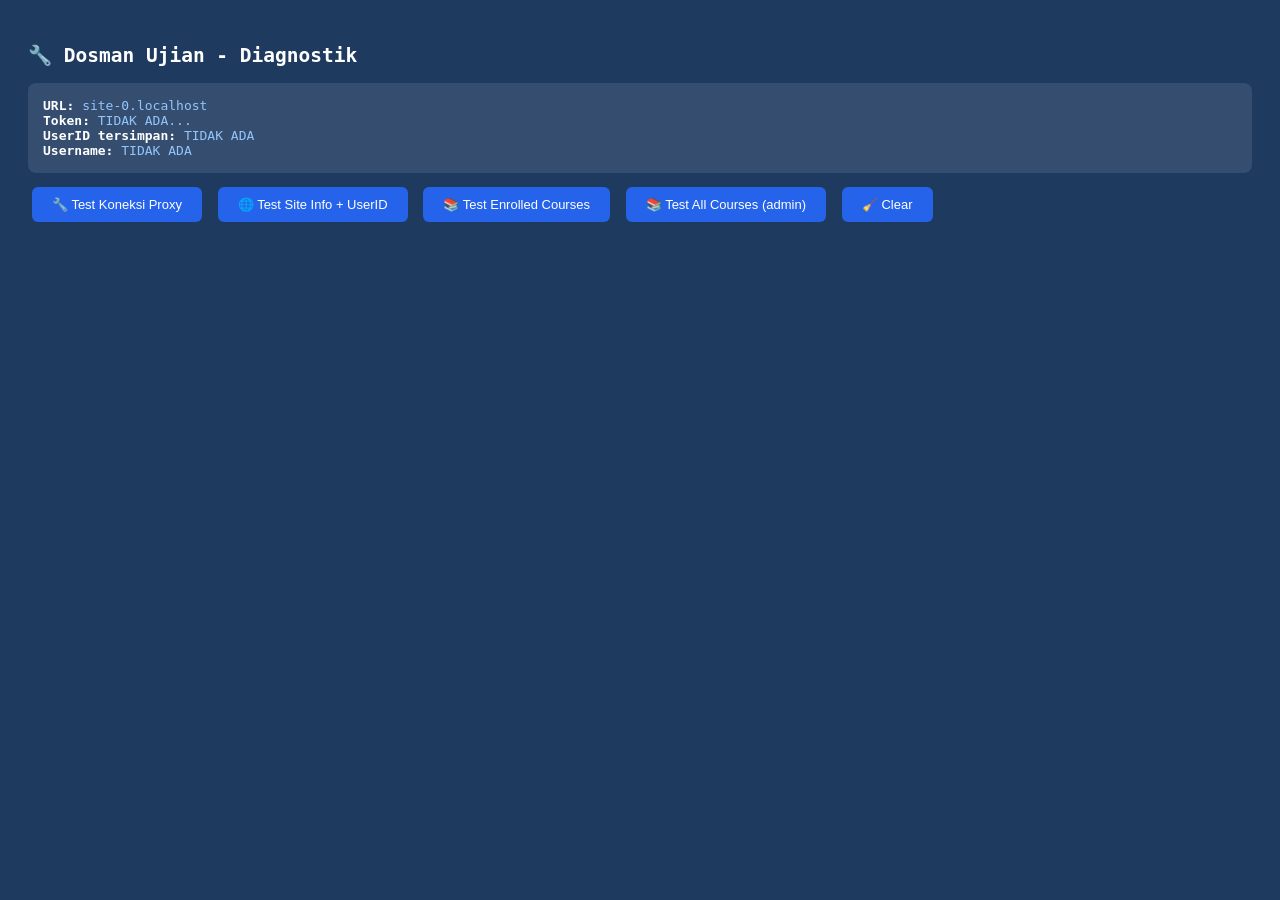
<file: dashboard/test.html>
﻿<!doctype html>
<html>
    <head>
        <meta charset="UTF-8" />
        <title>Dosman - Diagnostik</title>
        <style>
            body {
                font-family: monospace;
                padding: 20px;
                background: #1e3a5f;
                color: #fff;
            }
            .box {
                background: rgba(255, 255, 255, 0.1);
                padding: 15px;
                border-radius: 8px;
                margin: 10px 0;
            }
            .ok {
                color: #4ade80;
            }
            .fail {
                color: #f87171;
            }
            .info {
                color: #93c5fd;
            }
            button {
                padding: 10px 20px;
                background: #2563eb;
                color: white;
                border: none;
                border-radius: 6px;
                cursor: pointer;
                font-size: 13px;
                margin: 4px;
            }
            button:hover {
                background: #1d4ed8;
            }
            pre {
                background: rgba(0, 0, 0, 0.3);
                padding: 10px;
                border-radius: 4px;
                overflow-x: auto;
                font-size: 12px;
                white-space: pre-wrap;
            }
        </style>
    </head>
    <body>
        <h2>&#x1F527; Dosman Ujian - Diagnostik</h2>

        <div class="box">
            <b>URL:</b> <span id="loc" class="info"></span><br />
            <b>Token:</b> <span id="tok" class="info"></span><br />
            <b>UserID tersimpan:</b> <span id="uid" class="info"></span><br />
            <b>Username:</b> <span id="uname" class="info"></span>
        </div>

        <button onclick="testProxy()">&#x1F527; Test Koneksi Proxy</button>
        <button onclick="testSiteInfo()">
            &#x1F310; Test Site Info + UserID
        </button>
        <button onclick="testEnrolCourses()">
            &#x1F4DA; Test Enrolled Courses
        </button>
        <button onclick="testAllCourses()">
            &#x1F4DA; Test All Courses (admin)
        </button>
        <button onclick="clearLog()">&#x1F9F9; Clear</button>

        <div id="log"></div>

        <script>
            document.getElementById("loc").textContent =
                window.location.hostname;
            document.getElementById("tok").textContent =
                (localStorage.getItem("dosman_token") || "TIDAK ADA").substring(
                    0,
                    20,
                ) + "...";
            document.getElementById("uid").textContent =
                localStorage.getItem("dosman_userid") || "TIDAK ADA";
            document.getElementById("uname").textContent =
                localStorage.getItem("dosman_username") || "TIDAK ADA";

            var TOKEN = localStorage.getItem("dosman_token") || "";
            var MOODLE = "https://lms.sman1-gianyar.sch.id";

            function useProxy() {
                return window.location.hostname === "lms.sman1-gianyar.sch.id";
            }

            function buildUrl(endpoint, params) {
                var q = new URLSearchParams(params);
                if (useProxy()) {
                    q.set("_endpoint", endpoint);
                    return "proxy.php?" + q.toString();
                }
                var path =
                    endpoint === "token"
                        ? "/login/token.php"
                        : "/webservice/rest/server.php";
                return MOODLE + path + "?" + q.toString();
            }

            function log(title, content, ok) {
                document.getElementById("log").innerHTML +=
                    '<div class="box"><b class="' +
                    (ok === true ? "ok" : ok === false ? "fail" : "info") +
                    '">' +
                    (ok === true
                        ? "&#x2705;"
                        : ok === false
                          ? "&#x274C;"
                          : "&#x1F4CB;") +
                    " " +
                    title +
                    "</b><pre>" +
                    (typeof content === "string"
                        ? content
                        : JSON.stringify(content, null, 2)) +
                    "</pre></div>";
            }
            function clearLog() {
                document.getElementById("log").innerHTML = "";
            }

            async function testProxy() {
                try {
                    var url = "proxy.php?_endpoint=test";
                    var res = await fetch(url);
                    var data = await res.json();
                    if (data.status === "ok") {
                        log(
                            "Proxy OK — v" + data.proxy_ver,
                            "PHP: " +
                                data.php_version +
                                "\ncURL: " +
                                data.curl +
                                "\nallow_url_fopen: " +
                                data.fopen +
                                "\nMoodle URL: " +
                                data.moodle_url,
                            true,
                        );
                    } else {
                        log("Proxy ERROR", data, false);
                    }
                } catch (e) {
                    log(
                        "Proxy GAGAL — file proxy.php tidak ditemukan?",
                        e.message,
                        false,
                    );
                }
            }

            async function testSiteInfo() {
                try {
                    var url = buildUrl("webservice", {
                        wstoken: TOKEN,
                        wsfunction: "core_webservice_get_site_info",
                        moodlewsrestformat: "json",
                    });
                    var res = await fetch(url);
                    var data = await res.json();
                    if (data.exception) {
                        log("Site Info - ERROR", data, false);
                        return;
                    }
                    localStorage.setItem("dosman_userid", data.userid);
                    localStorage.setItem("dosman_username", data.fullname);
                    document.getElementById("uid").textContent = data.userid;
                    document.getElementById("uname").textContent =
                        data.fullname;
                    log(
                        "Site Info OK",
                        "Site: " +
                            data.sitename +
                            "\nUser: " +
                            data.fullname +
                            "\nUserID: " +
                            data.userid +
                            "\nMoodle: " +
                            data.release,
                        true,
                    );
                } catch (e) {
                    log("Site Info GAGAL", e.message, false);
                }
            }

            async function testEnrolCourses() {
                var uid = localStorage.getItem("dosman_userid") || 0;
                if (!uid || uid == 0) {
                    log(
                        "Enrolled Courses",
                        'UserID belum ada! Jalankan "Test Site Info" dulu.',
                        false,
                    );
                    return;
                }
                try {
                    var url = buildUrl("webservice", {
                        wstoken: TOKEN,
                        wsfunction: "core_enrol_get_users_courses",
                        moodlewsrestformat: "json",
                        userid: uid,
                    });
                    var res = await fetch(url);
                    var data = await res.json();
                    if (data.exception) {
                        log("Enrolled Courses - ERROR Moodle", data, false);
                        return;
                    }
                    if (!Array.isArray(data)) {
                        log("Enrolled Courses - Bukan array", data, false);
                        return;
                    }
                    log(
                        "Enrolled Courses (" + data.length + " course)",
                        data
                            .map(function (c) {
                                return c.id + " - " + c.fullname;
                            })
                            .join("\n") ||
                            "KOSONG - user tidak terdaftar di course manapun!",
                        data.length > 0,
                    );
                } catch (e) {
                    log("Enrolled Courses GAGAL", e.message, false);
                }
            }

            async function testAllCourses() {
                try {
                    var url = buildUrl("webservice", {
                        wstoken: TOKEN,
                        wsfunction: "core_course_get_courses",
                        moodlewsrestformat: "json",
                    });
                    var res = await fetch(url);
                    var data = await res.json();
                    if (data.exception) {
                        log("All Courses - ERROR Moodle", data, false);
                        return;
                    }
                    if (!Array.isArray(data)) {
                        log("All Courses - Bukan array", data, false);
                        return;
                    }
                    var filtered = data.filter(function (c) {
                        return c.id > 1;
                    });
                    log(
                        "All Courses (" + filtered.length + " course)",
                        filtered
                            .map(function (c) {
                                return c.id + " - " + c.fullname;
                            })
                            .join("\n") || "KOSONG",
                        filtered.length > 0,
                    );
                } catch (e) {
                    log("All Courses GAGAL", e.message, false);
                }
            }
        </script>
    </body>
</html>
</file>
